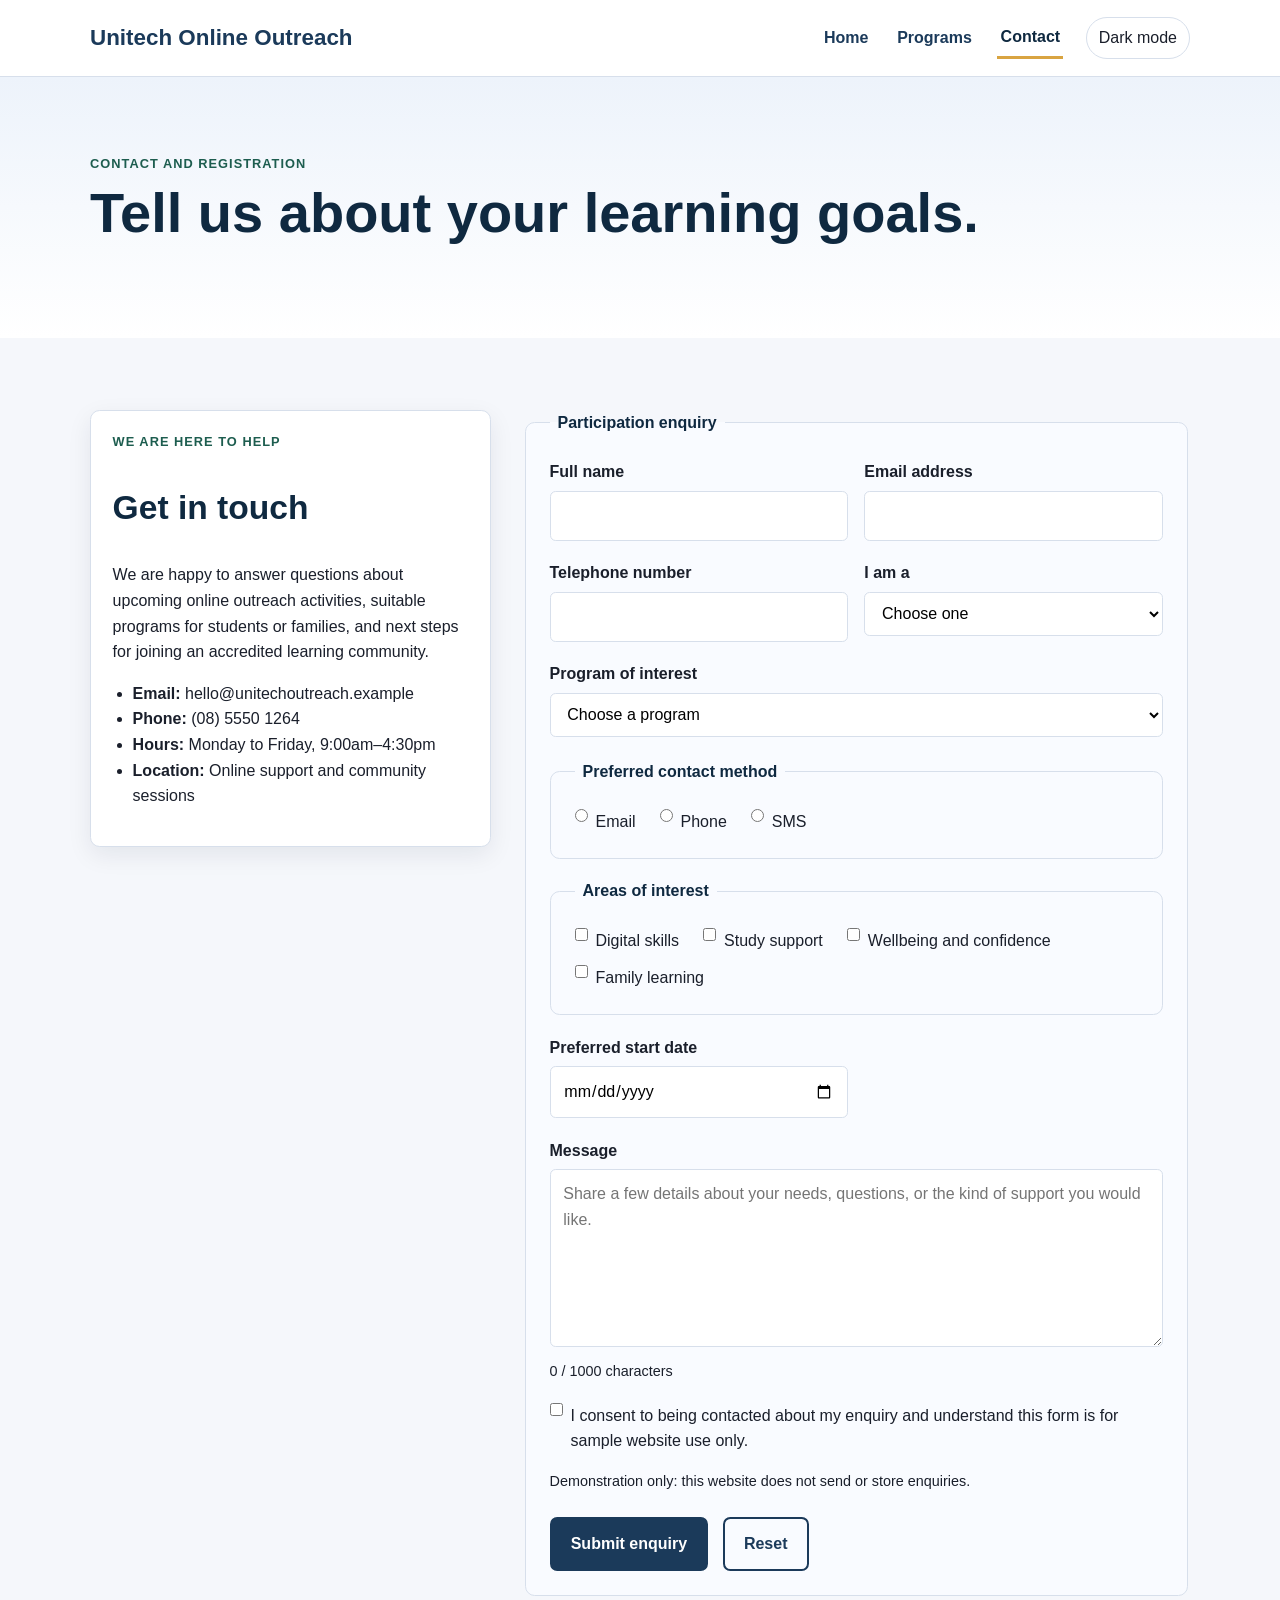
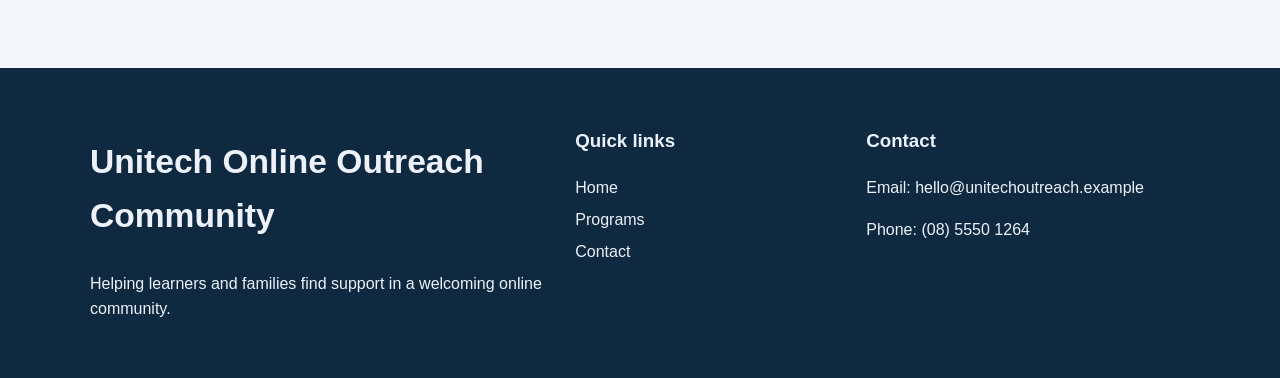
<file: contact.html>
<!DOCTYPE html>
<html lang="en">
<head>
  <meta charset="UTF-8">
  <meta name="viewport" content="width=device-width, initial-scale=1.0">
  <title>Unitech Online Outreach Community | Contact</title>
  <meta name="description" content="Contact Unitech Online Outreach Community to discuss program enrolment or ask questions about online outreach activities.">
  <link rel="stylesheet" href="styles.css">
</head>
<body>
  <a class="skip-link" href="#main-content">Skip to main content</a>

  <header class="site-header">
    <div class="container header-inner">
      <a class="brand" href="index.html">Unitech Online Outreach</a>
      <nav aria-label="Main navigation">
        <ul class="nav-list">
          <li><a href="index.html">Home</a></li>
          <li><a href="programs.html">Programs</a></li>
          <li><a href="contact.html" aria-current="page">Contact</a></li>
          <li><button type="button" class="theme-toggle" aria-pressed="false">Dark mode</button></li>
        </ul>
      </nav>
    </div>
  </header>

  <main id="main-content">
    <section class="page-banner">
      <div class="container">
        <p class="eyebrow">Contact and registration</p>
        <h1>Tell us about your learning goals.</h1>
      </div>
    </section>

    <section class="section form-section">
      <div class="container contact-layout">
        <div class="contact-intro">
          <p class="eyebrow">We are here to help</p>
          <h2>Get in touch</h2>
          <p>We are happy to answer questions about upcoming online outreach activities, suitable programs for students or families, and next steps for joining an accredited learning community.</p>
          <ul class="contact-list">
            <li><strong>Email:</strong> hello@unitechoutreach.example</li>
            <li><strong>Phone:</strong> (08) 5550 1264</li>
            <li><strong>Hours:</strong> Monday to Friday, 9:00am–4:30pm</li>
            <li><strong>Location:</strong> Online support and community sessions</li>
          </ul>
        </div>

        <form action="#" method="post" class="enquiry-form" id="enquiry-form" novalidate>
          <fieldset>
            <legend>Participation enquiry</legend>
            <div class="form-grid">
              <div class="form-row"><label for="name">Full name</label><input type="text" id="name" name="name" autocomplete="name" required minlength="2" maxlength="80"></div>
              <div class="form-row"><label for="email">Email address</label><input type="email" id="email" name="email" autocomplete="email" required maxlength="100"></div>
              <div class="form-row"><label for="phone">Telephone number</label><input type="tel" id="phone" name="phone" autocomplete="tel" required pattern="^[+]?[(]?[0-9]{1,4}[)]?[-\s0-9]{7,15}$" maxlength="20"></div>
              <div class="form-row"><label for="role">I am a</label><select id="role" name="role" required><option value="">Choose one</option><option value="student">Student</option><option value="parent">Parent or carer</option><option value="guardian">Guardian</option><option value="teacher">Teacher or school staff</option></select></div>
              <div class="form-row form-full"><label for="program">Program of interest</label><select id="program" name="program" required><option value="">Choose a program</option><option value="student-digital-confidence">Student Digital Confidence</option><option value="careers-study-readiness">Careers and Study Readiness</option><option value="family-learning-connect">Family Learning Connect</option><option value="not-sure">Not sure yet; please advise me</option></select></div>
            </div>

            <fieldset class="inline-fieldset">
              <legend>Preferred contact method</legend>
              <div class="choice-group">
                <label><input type="radio" name="contact-method" value="email" required> Email</label>
                <label><input type="radio" name="contact-method" value="phone"> Phone</label>
                <label><input type="radio" name="contact-method" value="sms"> SMS</label>
              </div>
            </fieldset>

            <fieldset class="inline-fieldset">
              <legend>Areas of interest</legend>
              <div class="choice-group">
                <label><input type="checkbox" name="interests" value="digital-skills"> Digital skills</label>
                <label><input type="checkbox" name="interests" value="study-support"> Study support</label>
                <label><input type="checkbox" name="interests" value="wellbeing"> Wellbeing and confidence</label>
                <label><input type="checkbox" name="interests" value="family-learning"> Family learning</label>
              </div>
            </fieldset>

            <div class="form-grid">
              <div class="form-row"><label for="date">Preferred start date</label><input type="date" id="date" name="date" required></div>
              <div class="form-row form-full"><label for="message">Message</label><textarea id="message" name="message" rows="6" required minlength="20" maxlength="1000" aria-describedby="message-count" placeholder="Share a few details about your needs, questions, or the kind of support you would like."></textarea><small id="message-count" class="message-count">0 / 1000 characters</small></div>
            </div>

            <label class="checkbox-row" for="consent"><input type="checkbox" id="consent" name="consent" required> I consent to being contacted about my enquiry and understand this form is for sample website use only.</label>

            <p id="form-feedback" class="form-feedback" role="status" aria-live="polite"></p>
            <p class="form-note">Demonstration only: this website does not send or store enquiries.</p>
            <div class="form-actions">
              <button type="submit" class="button primary">Submit enquiry</button>
              <button type="reset" class="button secondary">Reset</button>
            </div>
          </fieldset>
        </form>
      </div>
    </section>
  </main>

  <footer class="site-footer">
    <div class="container footer-layout">
      <div><h2>Unitech Online Outreach Community</h2><p>Helping learners and families find support in a welcoming online community.</p></div>
      <div><h3>Quick links</h3><ul class="footer-links"><li><a href="index.html">Home</a></li><li><a href="programs.html">Programs</a></li><li><a href="contact.html">Contact</a></li></ul></div>
      <div><h3>Contact</h3><p>Email: hello@unitechoutreach.example</p><p>Phone: (08) 5550 1264</p></div>
    </div>
  </footer>
  <script src="script.js" defer></script>
</body>
</html>
</file>
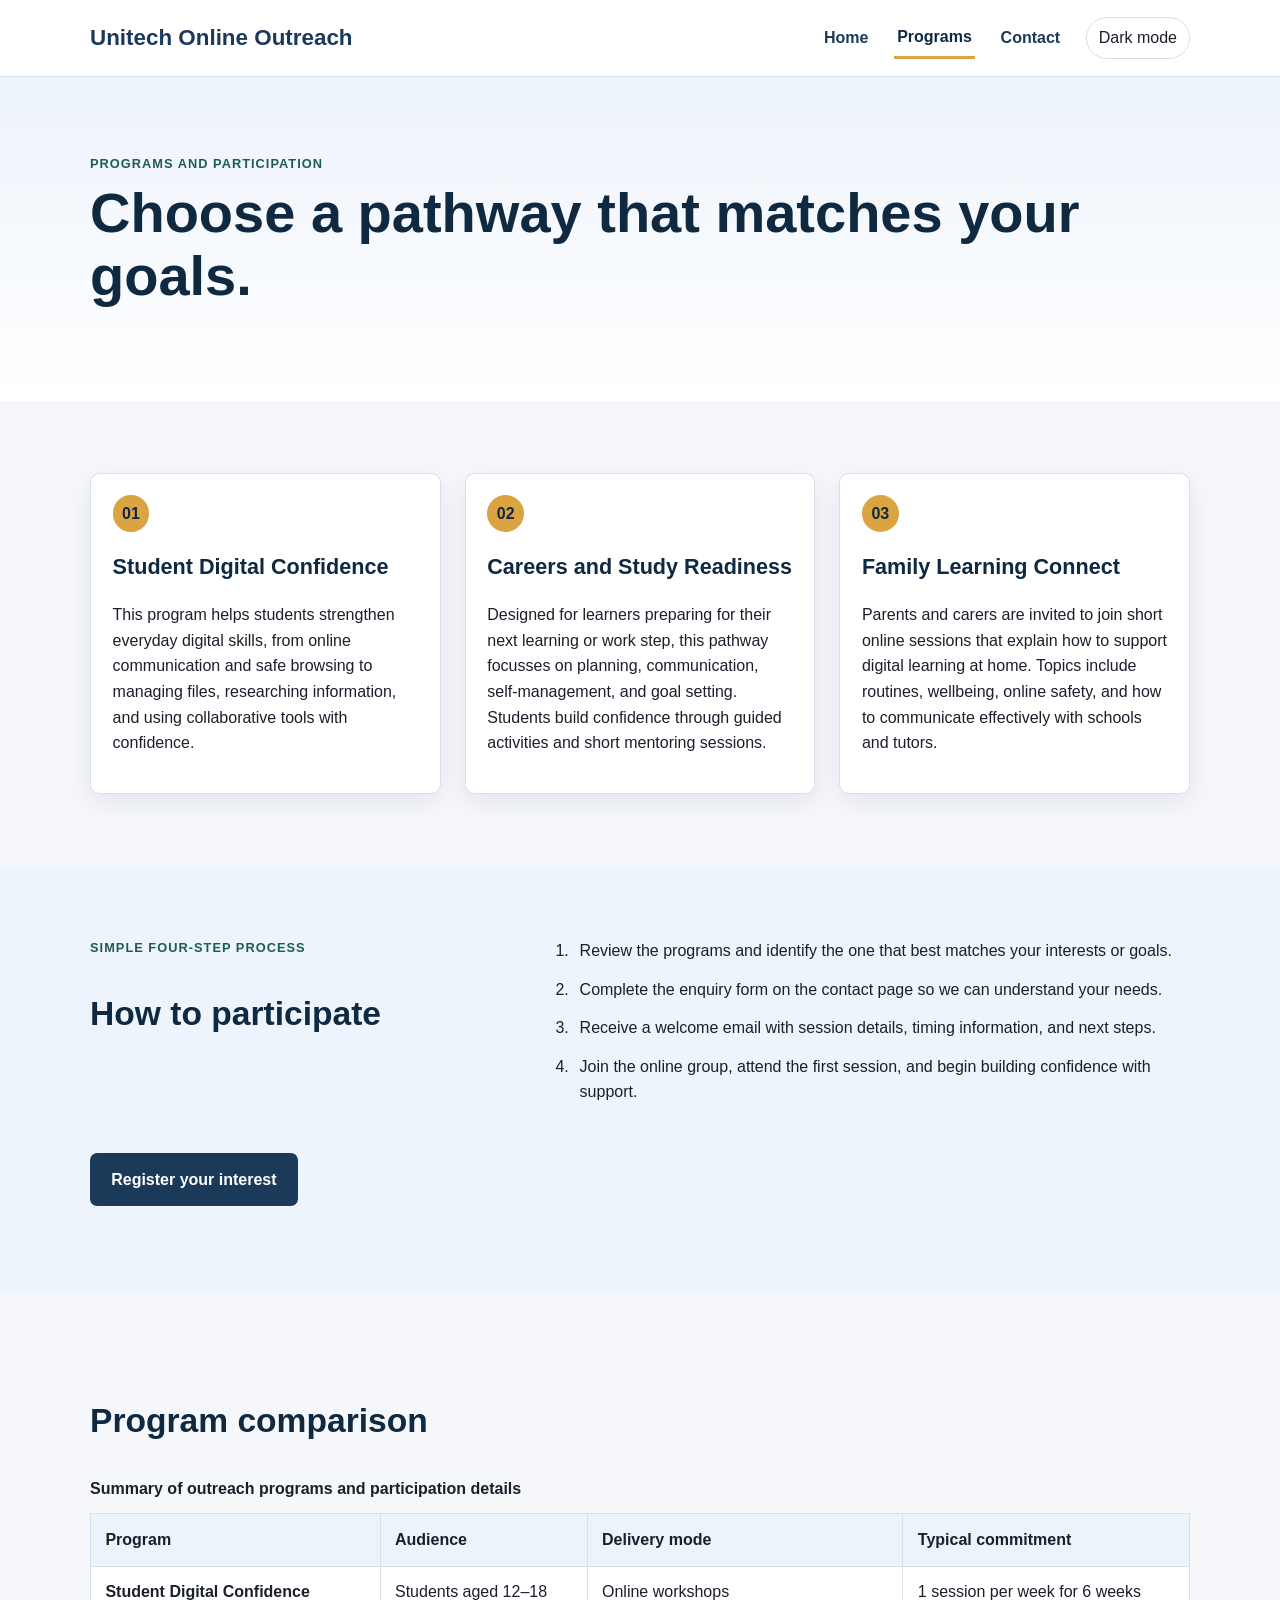
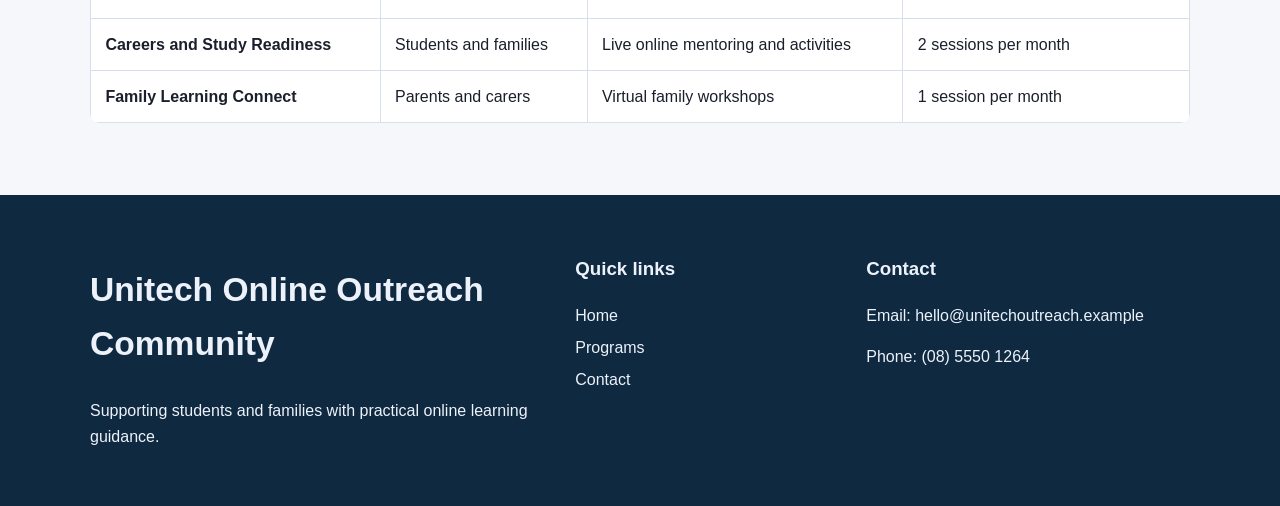
<file: programs.html>
<!DOCTYPE html>
<html lang="en">
<head>
  <meta charset="UTF-8">
  <meta name="viewport" content="width=device-width, initial-scale=1.0">
  <title>Unitech Online Outreach Community | Programs</title>
  <meta name="description" content="Explore Unitech Online Outreach Community programs for digital confidence, wellbeing, mentoring, and family engagement.">
  <link rel="stylesheet" href="styles.css">
</head>
<body>
  <a class="skip-link" href="#main-content">Skip to main content</a>

  <header class="site-header">
    <div class="container header-inner">
      <a class="brand" href="index.html">Unitech Online Outreach</a>
      <nav aria-label="Main navigation">
        <ul class="nav-list">
          <li><a href="index.html">Home</a></li>
          <li><a href="programs.html" aria-current="page">Programs</a></li>
          <li><a href="contact.html">Contact</a></li>
          <li><button type="button" class="theme-toggle" aria-pressed="false">Dark mode</button></li>
        </ul>
      </nav>
    </div>
  </header>

  <main id="main-content">
    <section class="page-banner">
      <div class="container">
        <p class="eyebrow">Programs and participation</p>
        <h1>Choose a pathway that matches your goals.</h1>
      </div>
    </section>

    <section class="section">
      <div class="container">
        <div class="program-grid">
          <article class="program-card"><span class="card-number">01</span><h2>Student Digital Confidence</h2><p>This program helps students strengthen everyday digital skills, from online communication and safe browsing to managing files, researching information, and using collaborative tools with confidence.</p></article>
          <article class="program-card"><span class="card-number">02</span><h2>Careers and Study Readiness</h2><p>Designed for learners preparing for their next learning or work step, this pathway focusses on planning, communication, self-management, and goal setting. Students build confidence through guided activities and short mentoring sessions.</p></article>
          <article class="program-card"><span class="card-number">03</span><h2>Family Learning Connect</h2><p>Parents and carers are invited to join short online sessions that explain how to support digital learning at home. Topics include routines, wellbeing, online safety, and how to communicate effectively with schools and tutors.</p></article>
        </div>
      </div>
    </section>

    <section class="section alt-section">
      <div class="container participation-layout">
        <div>
          <p class="eyebrow">Simple four-step process</p>
          <h2>How to participate</h2>
        </div>
        <ol class="steps-list">
          <li>Review the programs and identify the one that best matches your interests or goals.</li>
          <li>Complete the enquiry form on the contact page so we can understand your needs.</li>
          <li>Receive a welcome email with session details, timing information, and next steps.</li>
          <li>Join the online group, attend the first session, and begin building confidence with support.</li>
        </ol>
        <p><a class="button primary" href="contact.html">Register your interest</a></p>
      </div>
    </section>

    <section class="section">
      <div class="container">
        <h2>Program comparison</h2>
        <div class="table-wrapper" tabindex="0">
          <table>
            <caption>Summary of outreach programs and participation details</caption>
            <thead><tr><th scope="col">Program</th><th scope="col">Audience</th><th scope="col">Delivery mode</th><th scope="col">Typical commitment</th></tr></thead>
            <tbody>
              <tr><th scope="row">Student Digital Confidence</th><td>Students aged 12–18</td><td>Online workshops</td><td>1 session per week for 6 weeks</td></tr>
              <tr><th scope="row">Careers and Study Readiness</th><td>Students and families</td><td>Live online mentoring and activities</td><td>2 sessions per month</td></tr>
              <tr><th scope="row">Family Learning Connect</th><td>Parents and carers</td><td>Virtual family workshops</td><td>1 session per month</td></tr>
            </tbody>
          </table>
        </div>
      </div>
    </section>
  </main>

  <footer class="site-footer">
    <div class="container footer-layout">
      <div><h2>Unitech Online Outreach Community</h2><p>Supporting students and families with practical online learning guidance.</p></div>
      <div><h3>Quick links</h3><ul class="footer-links"><li><a href="index.html">Home</a></li><li><a href="programs.html">Programs</a></li><li><a href="contact.html">Contact</a></li></ul></div>
      <div><h3>Contact</h3><p>Email: hello@unitechoutreach.example</p><p>Phone: (08) 5550 1264</p></div>
    </div>
  </footer>
  <script src="script.js" defer></script>
</body>
</html>
</file>
<file: styles.css>
/* Assessment 3 - Responsive HTML5 + CSS3
   Extended from the Assessment 2 Unitech Online Outreach website.
*/

:root {
  --background: #f5f7fb;
  --panel: #ffffff;
  --primary: #1b3a5a;
  --primary-dark: #0f2940;
  --accent: #d9a441;
  --text: #1a1f2b;
  --muted: #546173;
  --border: #d7dfeb;
  --focus: #0f7ae5;
  --success: #1d5d4f;
  --radius: 0.6rem;
  --shadow: 0 8px 24px rgba(17, 30, 45, 0.08);
}

* { box-sizing: border-box; }

html { scroll-behavior: smooth; }

body {
  margin: 0;
  font-family: Arial, Helvetica, sans-serif;
  line-height: 1.6;
  color: var(--text);
  background: var(--background);
}

a { color: var(--primary); }
a:hover { color: var(--primary-dark); }

a:focus-visible,
button:focus-visible,
input:focus-visible,
select:focus-visible,
textarea:focus-visible,
.table-wrapper:focus-visible {
  outline: 3px solid var(--focus);
  outline-offset: 3px;
}

.skip-link {
  position: absolute;
  left: -9999px;
  top: 0;
  z-index: 1000;
  padding: 0.75rem 1rem;
  background: var(--primary-dark);
  color: #fff;
}
.skip-link:focus { left: 1rem; top: 1rem; }

img {
  max-width: 100%;
  height: auto;
  display: block;
}

.container {
  width: min(1100px, 90%);
  margin: 0 auto;
}

.site-header {
  background: var(--panel);
  border-bottom: 1px solid var(--border);
  position: sticky;
  top: 0;
  z-index: 20;
}

.header-inner {
  min-height: 76px;
  display: flex;
  align-items: center;
  justify-content: space-between;
  gap: 1.5rem;
}

.brand {
  font-size: clamp(1.15rem, 2vw, 1.4rem);
  font-weight: 700;
  text-decoration: none;
  color: var(--primary);
}

.nav-list {
  display: flex;
  align-items: center;
  justify-content: flex-end;
  flex-wrap: wrap;
  gap: clamp(0.7rem, 2vw, 1.4rem);
  list-style: none;
  padding: 0;
  margin: 0;
}

.nav-list a {
  display: block;
  padding: 0.45rem 0.2rem;
  text-decoration: none;
  font-weight: 600;
}

.nav-list a[aria-current="page"] {
  color: var(--primary-dark);
  border-bottom: 3px solid var(--accent);
}

.hero,
.page-banner {
  background: linear-gradient(180deg, #edf3fb 0%, #ffffff 100%);
}

.hero .container,
.page-banner .container {
  padding: clamp(2.5rem, 6vw, 5rem) 0;
}

.hero-layout {
  display: grid;
  grid-template-columns: minmax(0, 1.05fr) minmax(320px, 0.95fr);
  gap: clamp(2rem, 5vw, 4rem);
  align-items: center;
}

.hero h1,
.page-banner h1 {
  margin: 0.2rem 0 1rem;
  font-size: clamp(2.1rem, 5vw, 3.5rem);
  line-height: 1.12;
  color: var(--primary-dark);
}

.eyebrow {
  margin: 0 0 0.5rem;
  text-transform: uppercase;
  letter-spacing: 0.08em;
  font-size: 0.8rem;
  font-weight: 700;
  color: var(--success);
}

.actions,
.form-actions {
  display: flex;
  flex-wrap: wrap;
  gap: 0.9rem;
  margin-top: 1.5rem;
}

.button {
  display: inline-flex;
  align-items: center;
  justify-content: center;
  min-height: 46px;
  padding: 0.75rem 1.2rem;
  border: 2px solid var(--primary);
  border-radius: 0.45rem;
  text-decoration: none;
  font-weight: 700;
  cursor: pointer;
  transition: transform 160ms ease, background-color 160ms ease;
}
.button:hover { transform: translateY(-2px); }
.button.primary { background: var(--primary); color: #fff; }
.button.secondary { background: transparent; color: var(--primary); }

.hero-figure {
  margin: 0;
  border: 1px solid var(--border);
  border-radius: var(--radius);
  overflow: hidden;
  background: var(--panel);
  padding: 0.75rem;
  box-shadow: var(--shadow);
}
.hero-figure img {
  width: 100%;
  aspect-ratio: 4 / 3;
  object-fit: cover;
  border-radius: 0.35rem;
}
.hero-figure figcaption {
  padding: 0.75rem 0.25rem 0.1rem;
  color: var(--muted);
  font-size: 0.95rem;
}

.section { padding: clamp(2.5rem, 6vw, 4.5rem) 0; }
.alt-section { background: #eef4fb; }

.section-heading { max-width: 700px; margin-bottom: 1.5rem; }

h2, h3 { color: var(--primary-dark); }
h2 { font-size: clamp(1.55rem, 3vw, 2.1rem); }

.benefits-list {
  display: grid;
  grid-template-columns: repeat(4, minmax(0, 1fr));
  gap: 1rem;
  list-style: none;
  padding: 0;
  margin: 0;
}
.benefits-list li,
.content-card,
.program-card,
.contact-intro {
  background: var(--panel);
  border: 1px solid var(--border);
  border-radius: var(--radius);
  padding: 1.35rem;
}
.benefits-list li {
  display: flex;
  flex-direction: column;
  gap: 0.45rem;
  box-shadow: var(--shadow);
}
.benefits-list span { color: var(--muted); }

.two-column {
  display: grid;
  grid-template-columns: repeat(2, minmax(0, 1fr));
  gap: clamp(1.5rem, 4vw, 3rem);
  align-items: start;
}
.content-card { height: 100%; }

.program-grid {
  display: grid;
  grid-template-columns: repeat(3, minmax(0, 1fr));
  gap: 1.5rem;
}
.program-card {
  position: relative;
  box-shadow: var(--shadow);
}
.card-number {
  display: inline-flex;
  align-items: center;
  justify-content: center;
  width: 2.3rem;
  height: 2.3rem;
  border-radius: 50%;
  background: var(--accent);
  color: var(--primary-dark);
  font-weight: 700;
}
.program-card h2 { font-size: 1.35rem; }

.participation-layout {
  display: grid;
  grid-template-columns: 0.8fr 1.2fr;
  gap: 2rem;
  align-items: start;
}
.steps-list {
  display: grid;
  gap: 0.8rem;
  margin: 0;
  padding-left: 1.5rem;
}
.steps-list li { padding-left: 0.4rem; }

.table-wrapper {
  overflow-x: auto;
  border-radius: var(--radius);
}
table {
  width: 100%;
  min-width: 680px;
  border-collapse: collapse;
  background: var(--panel);
  border: 1px solid var(--border);
}
caption {
  text-align: left;
  font-weight: 700;
  margin-bottom: 0.75rem;
}
th, td {
  border: 1px solid var(--border);
  padding: 0.8rem 0.9rem;
  text-align: left;
  vertical-align: top;
}
thead th { background: #edf3fb; }

.contact-layout {
  display: grid;
  grid-template-columns: minmax(260px, 0.75fr) minmax(0, 1.25fr);
  gap: 2rem;
  align-items: start;
}
.contact-intro {
  position: sticky;
  top: 100px;
  box-shadow: var(--shadow);
}
.contact-list { padding-left: 1.25rem; }

.enquiry-form fieldset {
  border: 1px solid var(--border);
  border-radius: var(--radius);
  padding: clamp(1rem, 3vw, 1.5rem);
  background: #f9fbff;
}
.enquiry-form legend {
  font-weight: 700;
  color: var(--primary-dark);
  padding: 0 0.5rem;
}
.form-grid {
  display: grid;
  grid-template-columns: repeat(2, minmax(0, 1fr));
  gap: 1rem;
}
.form-full { grid-column: 1 / -1; }
.form-row { margin-bottom: 0.2rem; }

label {
  display: block;
  margin-bottom: 0.35rem;
  font-weight: 600;
}
input, select, textarea, button { font: inherit; }
input, select, textarea {
  width: 100%;
  border: 1px solid var(--border);
  border-radius: 0.35rem;
  padding: 0.72rem 0.8rem;
  background: var(--panel);
}
textarea { resize: vertical; min-height: 150px; }

input[type="radio"],
input[type="checkbox"] {
  width: auto;
  margin: 0;
}
.inline-fieldset {
  margin: 1.2rem 0;
  padding: 1rem;
}
.choice-group {
  display: flex;
  flex-wrap: wrap;
  gap: 0.7rem 1.5rem;
}
.choice-group label,
.checkbox-row {
  display: flex;
  align-items: flex-start;
  gap: 0.5rem;
  font-weight: 400;
  margin: 0;
}
.checkbox-row { margin-top: 1rem; }

.site-footer {
  background: var(--primary-dark);
  color: #edf2fa;
  padding: 2.5rem 0;
}
.site-footer h2, .site-footer h3, .site-footer a, .site-footer p { color: #edf2fa; }
.site-footer a { text-decoration: none; }
.site-footer a:hover { text-decoration: underline; }
.footer-layout {
  display: grid;
  grid-template-columns: 1.4fr 0.8fr 1fr;
  gap: 2rem;
  align-items: start;
}
.footer-links {
  list-style: none;
  padding: 0;
  margin: 0;
}
.footer-links li + li { margin-top: 0.4rem; }

/* Tablet: approximately 600–900px */
@media (max-width: 900px) {
  .header-inner {
    align-items: flex-start;
  }
  .hero-layout,
  .contact-layout {
    grid-template-columns: 1fr;
  }
  .hero-figure {
    max-width: 760px;
    width: 100%;
    margin-inline: auto;
  }
  .benefits-list {
    grid-template-columns: repeat(2, minmax(0, 1fr));
  }
  .program-grid {
    grid-template-columns: repeat(2, minmax(0, 1fr));
  }
  .program-card:last-child {
    grid-column: 1 / -1;
  }
  .participation-layout {
    grid-template-columns: 1fr;
  }
  .contact-intro {
    position: static;
  }
  .footer-layout {
    grid-template-columns: repeat(2, minmax(0, 1fr));
  }
  .footer-layout > :first-child {
    grid-column: 1 / -1;
  }
}

/* Mobile: approximately 320–480px */
@media (max-width: 600px) {
  .container { width: min(92%, 520px); }

  .header-inner {
    display: flex;
    flex-direction: column;
    align-items: stretch;
    gap: 0.75rem;
    padding: 0.9rem 0;
  }

  .nav-list {
    justify-content: flex-start;
    gap: 0.4rem 1rem;
  }

  .nav-list a {
    padding: 0.3rem 0;
  }

  .hero .container,
  .page-banner .container {
    padding: 2.5rem 0;
  }

  .hero h1,
  .page-banner h1 {
    font-size: clamp(2rem, 10vw, 2.6rem);
  }

  .actions,
  .form-actions {
    flex-direction: column;
    align-items: stretch;
  }

  .button {
    width: 100%;
  }

  .benefits-list,
  .program-grid,
  .two-column,
  .form-grid,
  .footer-layout {
    grid-template-columns: 1fr;
  }

  .program-card:last-child,
  .form-full,
  .footer-layout > :first-child {
    grid-column: auto;
  }

  .choice-group {
    flex-direction: column;
  }

  .hero-figure {
    padding: 0.5rem;
  }

  .section {
    padding: 2.5rem 0;
  }
}

/* Small mobile safety for approximately 320px screens */
@media (max-width: 380px) {
  .brand { font-size: 1.05rem; }
  .nav-list { gap: 0.25rem 0.8rem; }
  .nav-list a { font-size: 0.95rem; }
  .hero h1 { font-size: 1.9rem; }
  .enquiry-form fieldset { padding: 0.8rem; }
}


/* A4 additions: accessible theme control, dark theme and form feedback */
.theme-toggle {
  border: 1px solid var(--border, #cbd5e1);
  border-radius: 999px;
  padding: 0.45rem 0.75rem;
  color: inherit;
  background: transparent;
  font: inherit;
  cursor: pointer;
}
.theme-toggle:hover { background: var(--surface-soft, #eef2ff); }
:root[data-theme="dark"] { color-scheme: dark; }
:root[data-theme="dark"] body { background: #111827; color: #e5e7eb; }
:root[data-theme="dark"] .site-header,
:root[data-theme="dark"] .site-footer,
:root[data-theme="dark"] .content-card,
:root[data-theme="dark"] .program-card,
:root[data-theme="dark"] .enquiry-form,
:root[data-theme="dark"] .hero-figure { background: #1f2937; color: #e5e7eb; }
:root[data-theme="dark"] .alt-section,
:root[data-theme="dark"] .page-banner { background: #172033; }
:root[data-theme="dark"] input,
:root[data-theme="dark"] select,
:root[data-theme="dark"] textarea,
:root[data-theme="dark"] table { background: #111827; color: #f9fafb; }
:root[data-theme="dark"] a { color: #93c5fd; }
.form-feedback { margin: 1rem 0; font-weight: 700; }
.form-feedback.error { color: #b91c1c; }
.form-feedback.success { color: #15803d; }
.message-count, .form-note { display: block; margin-top: 0.35rem; font-size: 0.9rem; }
</file>
